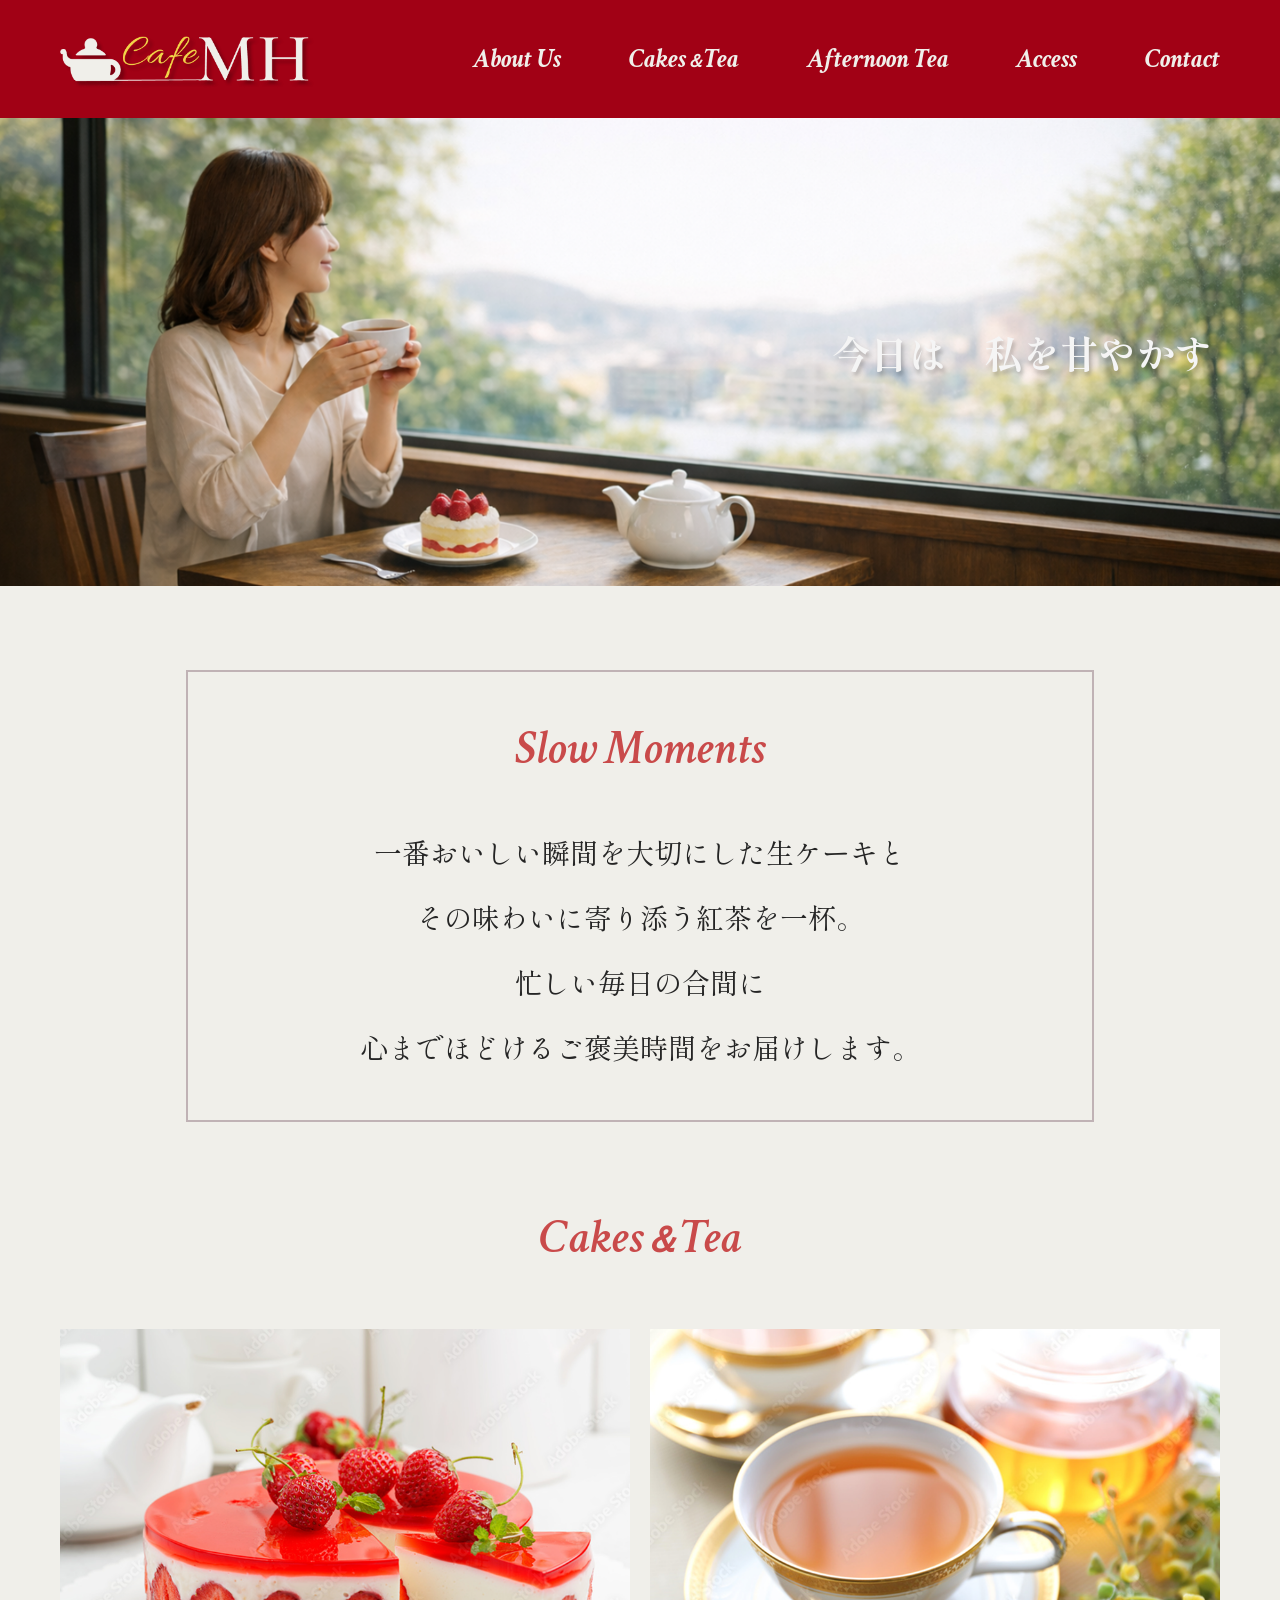
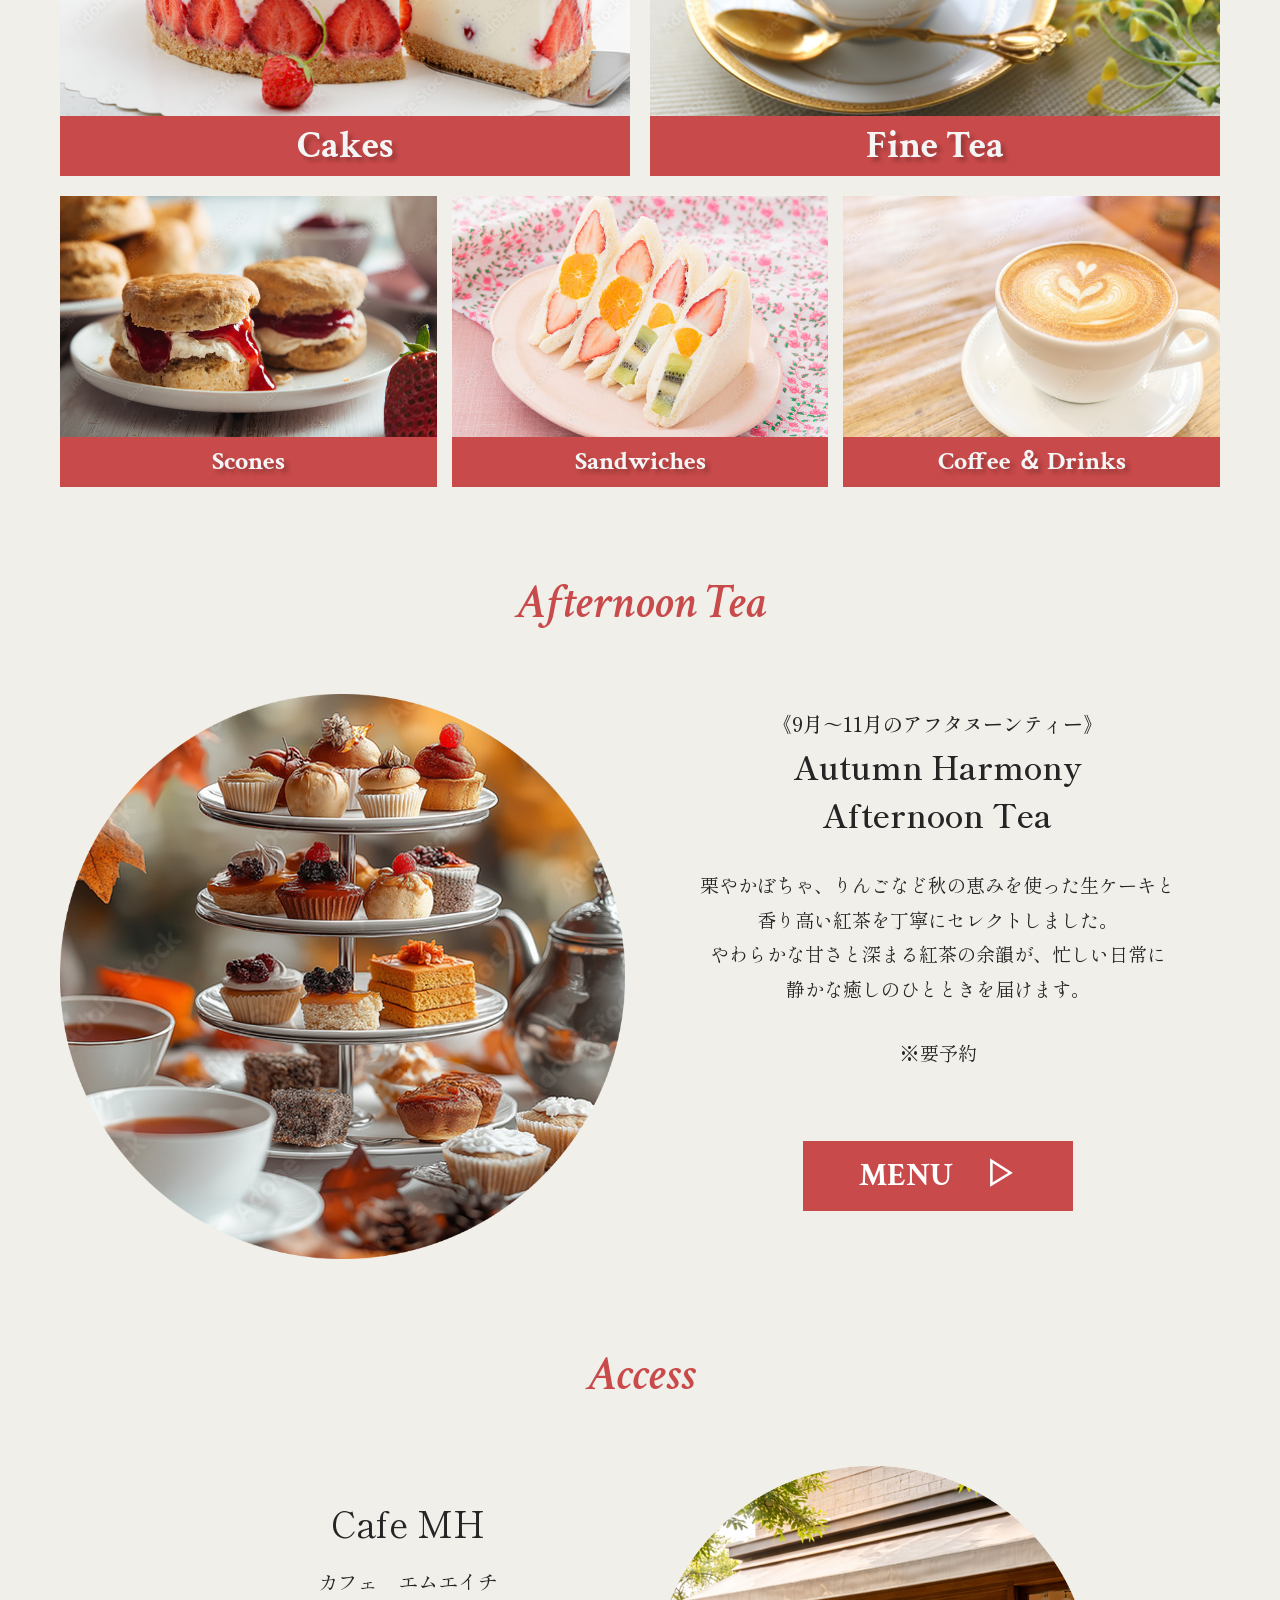
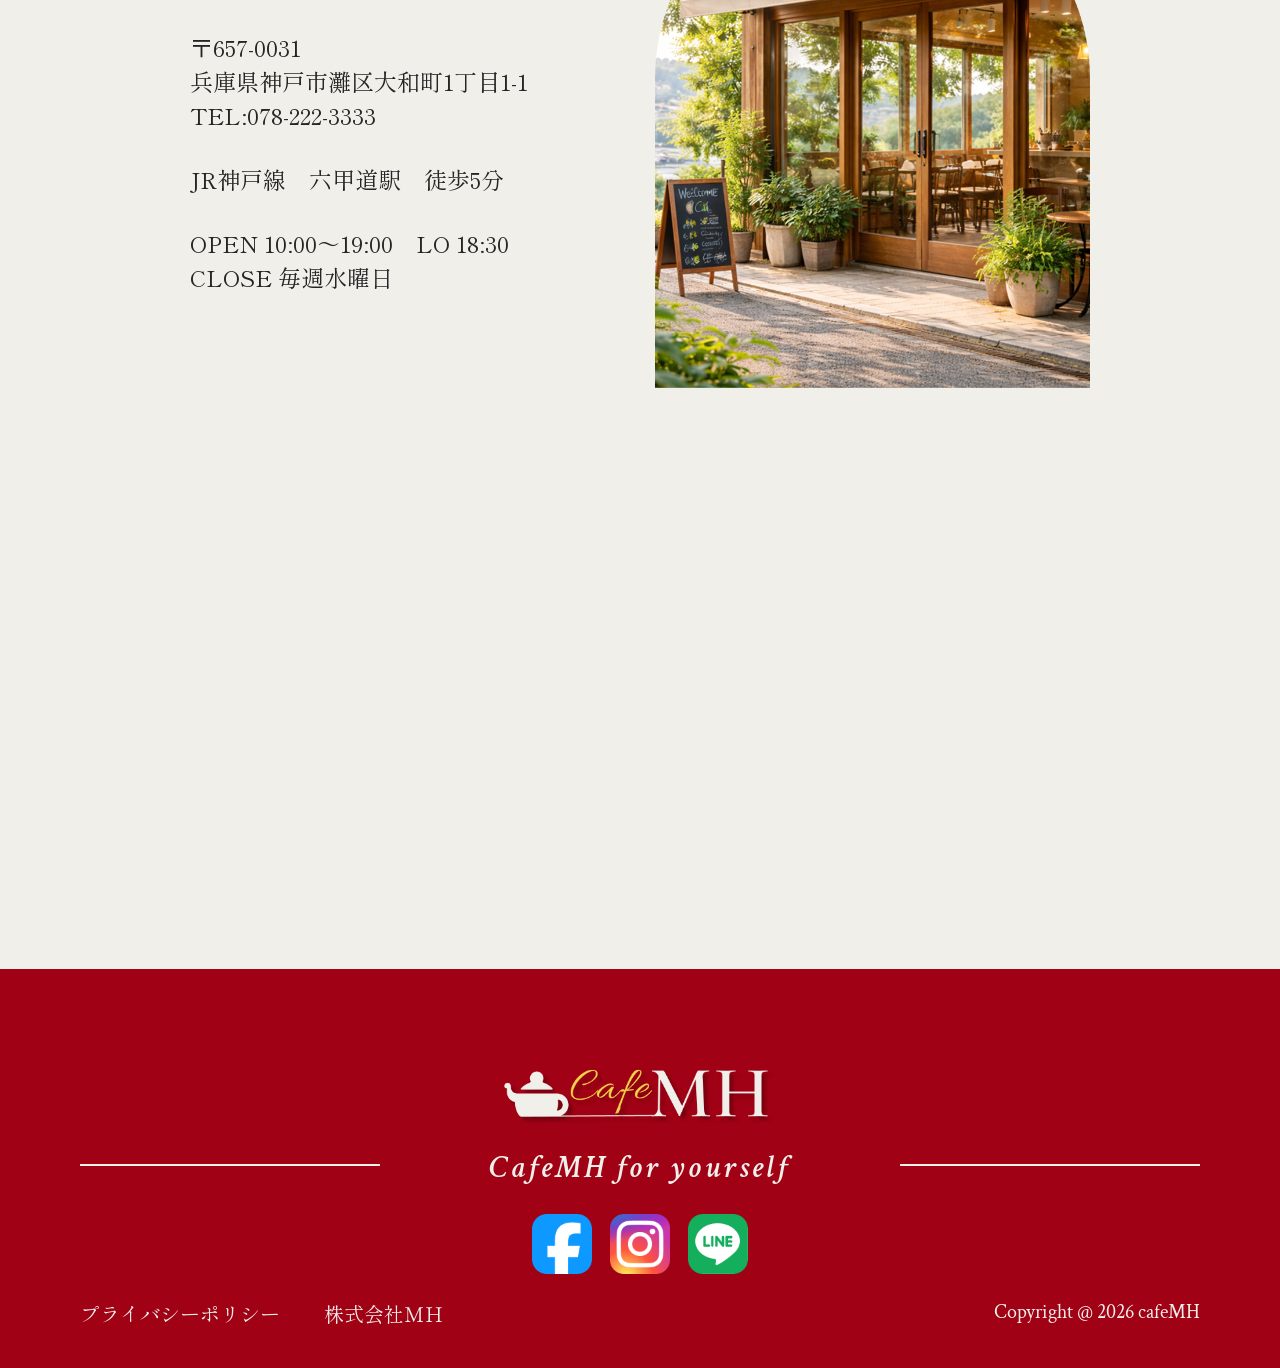
<file: works/cafemh/index.html>
<!doctype html>
<html lang="ja">
<head>
<meta charset="utf-8">
<meta name="viewport" content="width=device-width,initial-scale=1.0"> 
<title>cafeMH</title>
<link href="common/css/style.css" rel="stylesheet" type="text/css">
<link rel="preconnect" href="https://fonts.googleapis.com">
<link rel="preconnect" href="https://fonts.gstatic.com" crossorigin>
<link href="https://fonts.googleapis.com/css2?family=Crimson+Text:ital,wght@0,400;0,600;0,700;1,400;1,600;1,700&family=WDXL+Lubrifont+JP+N&display=swap" rel="stylesheet">
<link href="https://fonts.googleapis.com/css2?family=Shippori+Mincho&display=swap" rel="stylesheet">

</head>

<body>
	
<header>	
<div id="headerInner">
	
<a href="index.html"><img src="common/images/logo.png" alt="cafeMH"></a>
<button id="menu-button" aria-label="メニューボタン" aria-expanded="false" aria-controls="global-nav">
	<span></span>
  <span></span>
	<span></span>
</button>
	
<nav id="global-nav">
<ul>
  <li><a href="#">About Us</a></li>
  <li><a href="#">Cakes<span>＆</span>Tea</a></li>
  <li><a href="afternoontea.html">Afternoon Tea</a></li>
  <li><a href="index.html#access">Access</a></li>
  <li><a href="contact.html">Contact</a></li>
</ul>
</nav>
	
</div>	 
</header>
	
<main>

<div id="main-visual">
<img src="images/main.png" alt="cafeMHメインビジュアル">	
<h1>今日は　私を甘やかす</h1>
</div>

<section id="slow-moments">
	
<div>
  <h2>Slow Moments</h2>
  <p>一番おいしい瞬間を大切にした生ケーキと<br>
その味わいに寄り添う紅茶を一杯。<br>
忙しい毎日の合間に<br>
心までほどけるご褒美時間をお届けします。</p>
</div>
	
</section>
	
	
<section id="menu">
	
  <h2>Cakes<span>＆</span>Tea</h2>
  <ul id="main-menu">
	  <li><a href="#"><img src="images/cakes.png" alt="Cakes">
	  <p>Cakes</p></a></li>
	  <li><a href="#"><img src="images/tea.png" alt="Fine Tea">
	  <p>Fine Tea</p></a></li>
  </ul>
  <ul id="sub-menu">
	  <li><a href="#"><img src="images/scones.png" alt="Scones">
	  <p>Scones</p></a></li>
	  <li><a href="#"><img src="images/sandwiches.png" alt="Sandwiches">
	  <p>Sandwiches</p></a></li>
	  <li><a href="#"><img src="images/coffee_drinks.png" alt="Coffee&Drinks"><p>Coffee ＆ Drinks</p></a></li>
  </ul>
	
</section>
	

<section id="afternoontea">
	
  <h2>Afternoon Tea</h2>
	
  <div class="container">
	<img src="images/autumn_afternoontea.png" alt="AutumnAfternoonTea">
	<div>
	  <h3><span>《9月～11月のアフタヌーンティー》</span><br>Autumn Harmony<br>Afternoon Tea</h3>
	  <p>栗やかぼちゃ、りんごなど秋の恵みを使った生ケーキと<br>香り高い紅茶を丁寧にセレクトしました。<br>やわらかな甘さと深まる紅茶の余韻が、忙しい日常に<br>静かな癒しのひとときを届けます。</p>
	  <p>※要予約</p>
	  <a href="afternoontea.html" class="btn"><span>MENU　▷</span></a>
	</div>
  </div>
	
</section>
	
	
<section id="access">
	
  <h2>Access</h2>
	
  <div class="container">
	<div>
	  <p class="store-name">Cafe MH<br><span>カフェ　エムエイチ</span></p>
	  <address>
		  <p>〒657-0031<br>兵庫県神戸市灘区大和町1丁目1-1<br>TEL:078-222-3333</p>
		  <p>JR神戸線　六甲道駅　徒歩5分</p>
	  </address>
	  <p>OPEN 10:00～19:00　LO 18:30<br>CLOSE 毎週水曜日</p>
	</div>
  
    <img src="images/cafemh_shop.png" alt="CafeMH外観">
  </div>
	
  <div class="map-wrapper">
			<iframe src="https://www.google.com/maps/embed?pb=!1m14!1m12!1m3!1d1639.2767002209912!2d135.24668276309984!3d34.741649967718786!2m3!1f0!2f0!3f0!3m2!1i1024!2i768!4f13.1!5e0!3m2!1sja!2sjp!4v1770727413245!5m2!1sja!2sjp" style="border:0;" allowfullscreen="" loading="lazy" referrerpolicy="no-referrer-when-downgrade"></iframe>
	</div>

</section>

</main>
	

<footer>
<div id="footerInner">
  <div id="footer-main">
	<span></span>
	<div>
		<img src="common/images/logo.png" alt="cafeMH">
		<p>CafeMH for yourself</p>
		<ul>
		<li><a href="#"><img src="common/images/icon_facebook.png" alt="facebook"></a></li>
		<li><a href="#"><img src="common/images/icon_instagram.png" alt="instagram"></a></li>
		<li><a href="#"><img src="common/images/icon_line.png" alt="LINE"></a></li>
		</ul>
	</div>
	<span></span>
  </div>
	
  <div id="footer-bottom">
	<div class="footer-links">
	  <a href="#">プライバシーポリシー</a>
      <a href="#">株式会社ＭＨ</a>
    </div>	
    <small>Copyright @ 2026 cafeMH</small>
  </div>	
</div>
	
</footer>

<script src="common/js/script.js"></script>

</body>
</html>
</file>
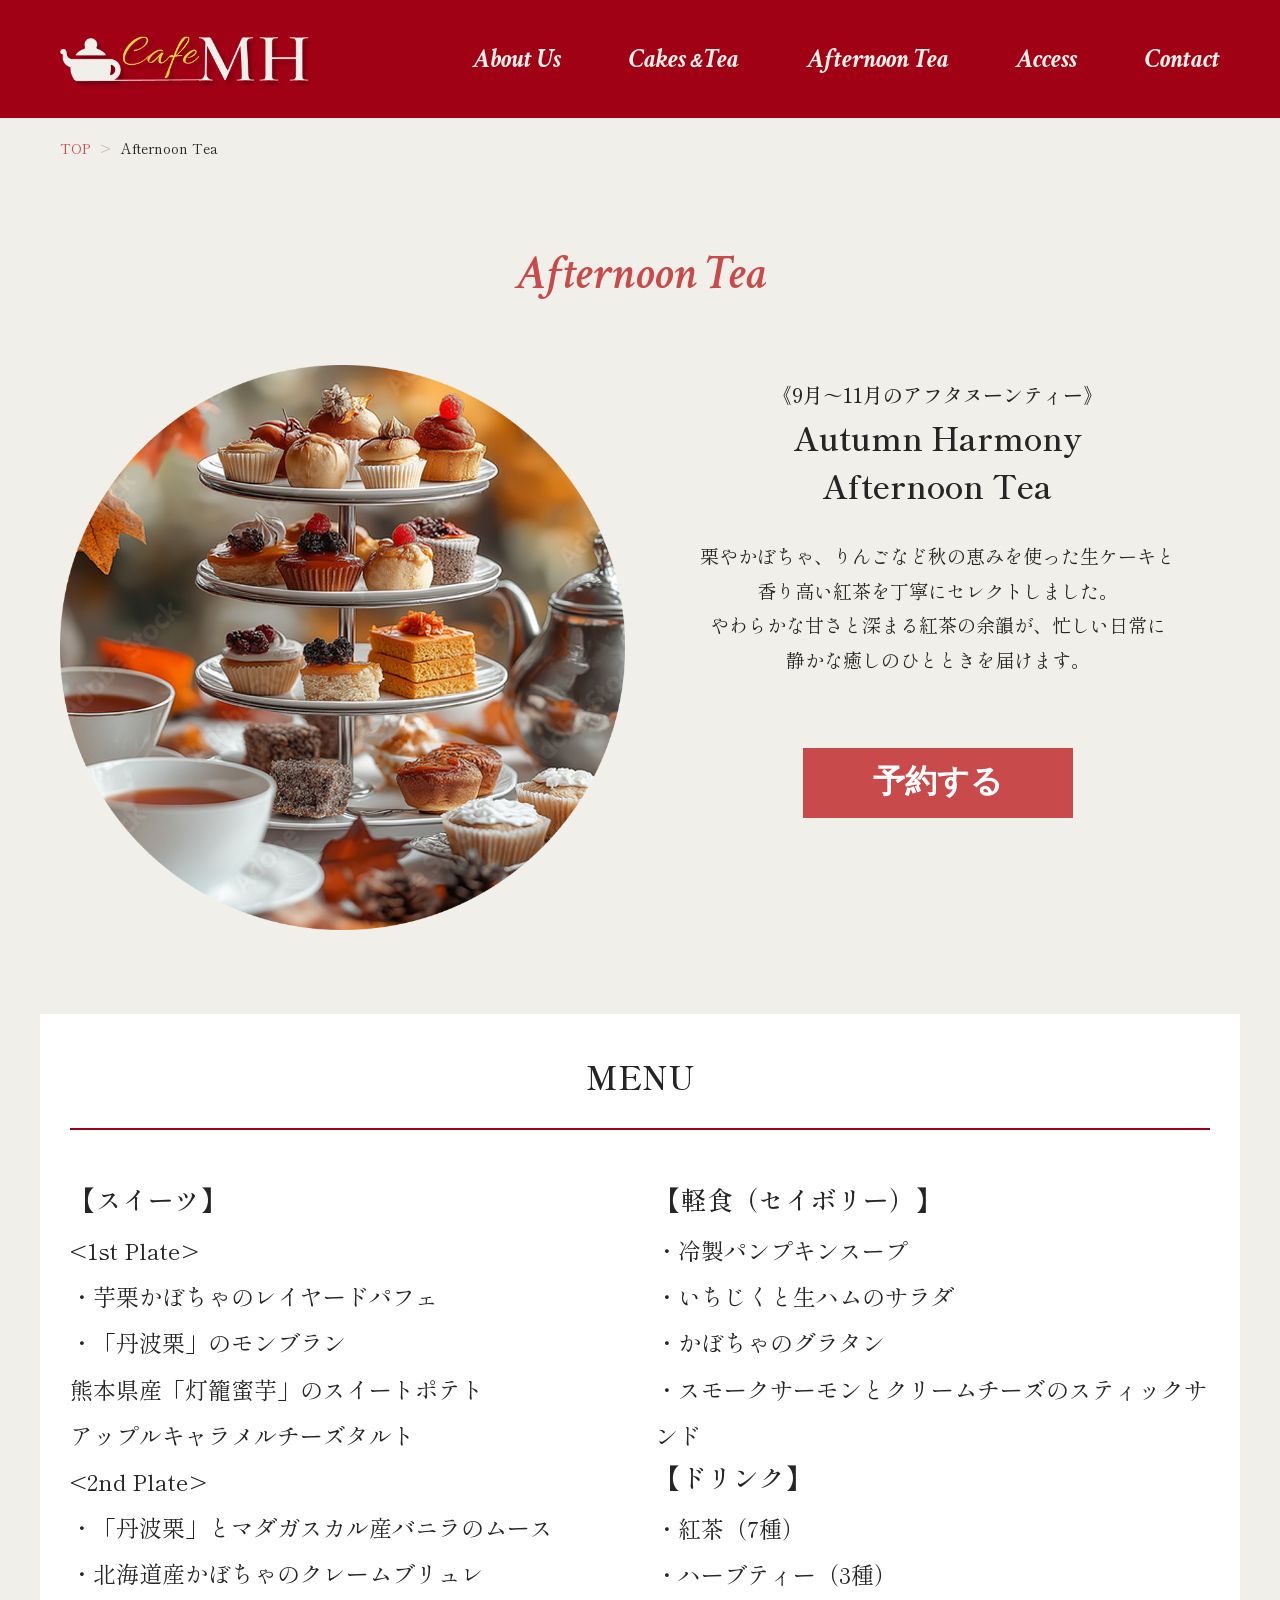
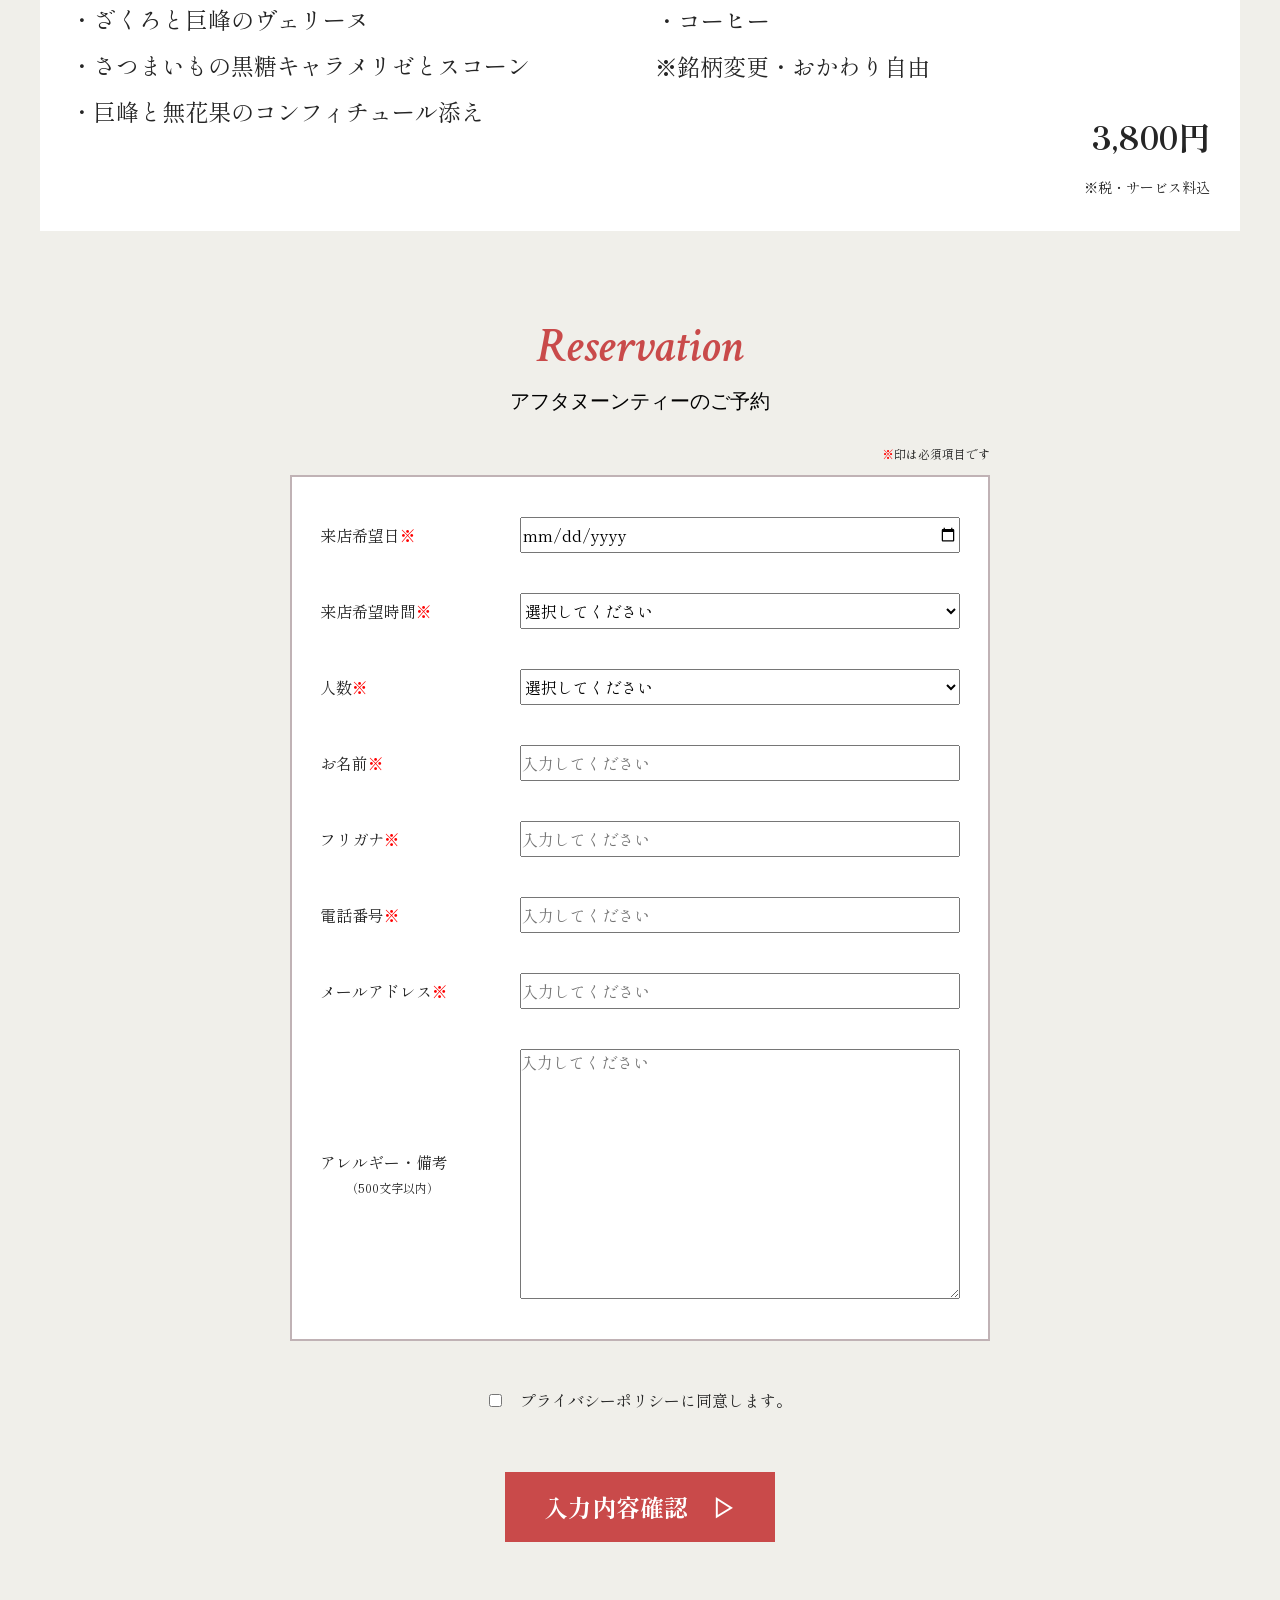
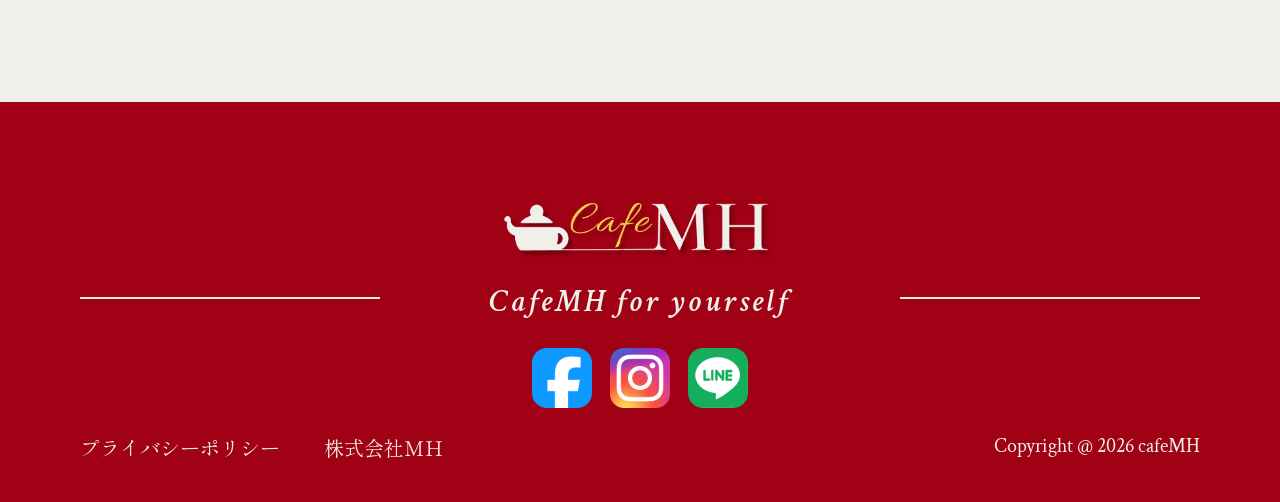
<file: works/cafemh/afternoontea.html>
<!doctype html>
<html lang="ja">
<head>
<meta charset="utf-8">
<meta name="viewport" content="width=device-width,initial-scale=1.0"> 
<title>Afternoon Tea|cafeMH</title>
<link href="common/css/style.css" rel="stylesheet" type="text/css">
<link rel="preconnect" href="https://fonts.googleapis.com">
<link rel="preconnect" href="https://fonts.gstatic.com" crossorigin>
<link href="https://fonts.googleapis.com/css2?family=Crimson+Text:ital,wght@0,400;0,600;0,700;1,400;1,600;1,700&family=WDXL+Lubrifont+JP+N&display=swap" rel="stylesheet">
<link href="https://fonts.googleapis.com/css2?family=Shippori+Mincho&display=swap" rel="stylesheet">

</head>

<body>
	
<header>	
<div id="headerInner">
	
<a href="index.html"><img src="common/images/logo.png" alt="cafeMH"></a>
<button id="menu-button" aria-label="メニューボタン" aria-expanded="false" aria-controls="global-nav">
	<span></span>
  <span></span>
	<span></span>
</button>
	
<nav id="global-nav">
<ul>
  <li><a href="index.html#slow-moments">About Us</a></li>
  <li><a href="index.html#menu">Cakes<span>＆</span>Tea</a></li>
  <li><a href="#afternoontea" aria-current="page">Afternoon Tea</a></li>
  <li><a href="index.html#access">Access</a></li>
  <li><a href="contact.html">Contact</a></li>
</ul>
</nav>
	
</div>	 
</header>
	
<main id="afternoontea-page">

<nav class="breadcrumb" aria-label="パンくずリスト">
  <ol>
    <li><a href="index.html">TOP</a></li>
    <li aria-current="page">Afternoon Tea</li>
  </ol>
</nav>

<section id="afternoontea">
	
  <h2>Afternoon Tea</h2>
	
  <div class="container">
	<img src="images/autumn_afternoontea.png" alt="AutumnAfternoonTea">
	<div>
	  <h3><span>《9月～11月のアフタヌーンティー》</span><br>Autumn Harmony<br>Afternoon Tea</h3>
	  <p>栗やかぼちゃ、りんごなど秋の恵みを使った生ケーキと<br>香り高い紅茶を丁寧にセレクトしました。<br>やわらかな甘さと深まる紅茶の余韻が、忙しい日常に<br>静かな癒しのひとときを届けます。</p>
	  <a href="#reservation" class="btn"><span>予約する</span></a>
	</div>
  </div>
	
</section>

<section class="afternoontea_menu">
<h3>MENU</h3>
  <div class="afternoontea_menu_inner">
		<div>
			<h4>【スイーツ】</h4>
			<p>&lt;1st Plate&gt;<br>・芋栗かぼちゃのレイヤードパフェ<br>・「丹波栗」のモンブラン<br>熊本県産「灯籠蜜芋」のスイートポテト<br>アップルキャラメルチーズタルト<br>
			&lt;2nd Plate&gt;<br>・「丹波栗」とマダガスカル産バニラのムース<br>・北海道産かぼちゃのクレームブリュレ<br>・ざくろと巨峰のヴェリーヌ<br>・さつまいもの黒糖キャラメリゼとスコーン<br>・巨峰と無花果のコンフィチュール添え</p>
		</div>
		<div class="afternoontea_menu_drink">
			<h4>【軽食（セイボリー）】</h4>
			<p>・冷製パンプキンスープ<br>・いちじくと生ハムのサラダ<br>・かぼちゃのグラタン<br>・スモークサーモンとクリームチーズのスティックサンド</p>
			<h4>【ドリンク】</h4>
			<p>・紅茶（7種）<br>・ハーブティー（3種）<br>・コーヒー<br>※銘柄変更・おかわり自由</p>
			<p class="price">3,800円<br><span>※税・サービス料込</span></p>
		</div>
	</div>
</section>

<section id="reservation">

  <h2>Reservation<br><span>アフタヌーンティーのご予約</span></h2>

  <form action="#" method="post" class="contact-form">

  <p class="form-note"><span class="required">※</span>印は必須項目です</p>

  <div id="form-group">

	  <div class="form-group">
	  <p>来店希望日<span class="required">※</span></p>
	  <input type="date" name="date" min="2026-10-01" class="form-control" required></div>

	  <div class="form-group">
	  <p>来店希望時間<span class="required">※</span></p>
	  <select name="time" class="form-control" required>
		<option value="">選択してください</option>
		<option value="10:00">10:00</option>
		<option value="12:00">12:00</option>
		<option value="14:00">14:00</option>
		<option value="16:00">16:00</option>
	  </select></div>

	  <div class="form-group">
	  <p>人数<span class="required">※</span></p>
	  <select name="people" class="form-control" required>
		<option value="">選択してください</option>
		<option value="1">1名</option>
		<option value="2">2名</option>
		<option value="3">3名</option>
		<option value="4">4名</option>
		<option value="5">5名以上(備考欄にご記入ください)</option>
	  </select></div>

	  <div class="form-group">
	  <p>お名前<span class="required">※</span></p>
	  <input type="text" name="name" value="" placeholder="入力してください" class="form-control" required></div>

	  <div class="form-group">
	  <p>フリガナ<span class="required">※</span></p>
	  <input type="text" name="kana" value="" placeholder="入力してください" class="form-control" required></div>

	  <div class="form-group">
	  <p>電話番号<span class="required">※</span></p>
	  <input type="tel" name="tel" value="" placeholder="入力してください" class="form-control" required></div>

	  <div class="form-group">
	  <p>メールアドレス<span class="required">※</span></p>
	  <input type="email" name="email" value="" placeholder="入力してください" class="form-control" required></div>

	  <div class="form-group">
		<p>アレルギー・備考<br><span class="note">（500文字以内）</span></p>
	  <textarea name="text" placeholder="入力してください" maxlength="500"></textarea>
	  </div>

  </div>

  <div class="agreement"><input type="checkbox" name="agreement" required>プライバシーポリシーに同意します。</div>

  <button type="submit" class="btn">入力内容確認　▷</button>

  </form>

</section>

</main>
	

<footer>
<div id="footerInner">
  <div id="footer-main">
	<span></span>
	<div>
		<img src="common/images/logo.png" alt="cafeMH">
		<p>CafeMH for yourself</p>
		<ul>
		<li><a href="#"><img src="common/images/icon_facebook.png" alt="facebook"></a></li>
		<li><a href="#"><img src="common/images/icon_instagram.png" alt="instagram"></a></li>
		<li><a href="#"><img src="common/images/icon_line.png" alt="LINE"></a></li>
		</ul>
	</div>
	<span></span>
  </div>
	
  <div id="footer-bottom">
	<div class="footer-links">
	  <a href="#">プライバシーポリシー</a>
      <a href="#">株式会社ＭＨ</a>
    </div>	
    <small>Copyright @ 2026 cafeMH</small>
  </div>	
</div>
	
</footer>

<script src="common/js/script.js"></script>

</body>
</html>
</file>
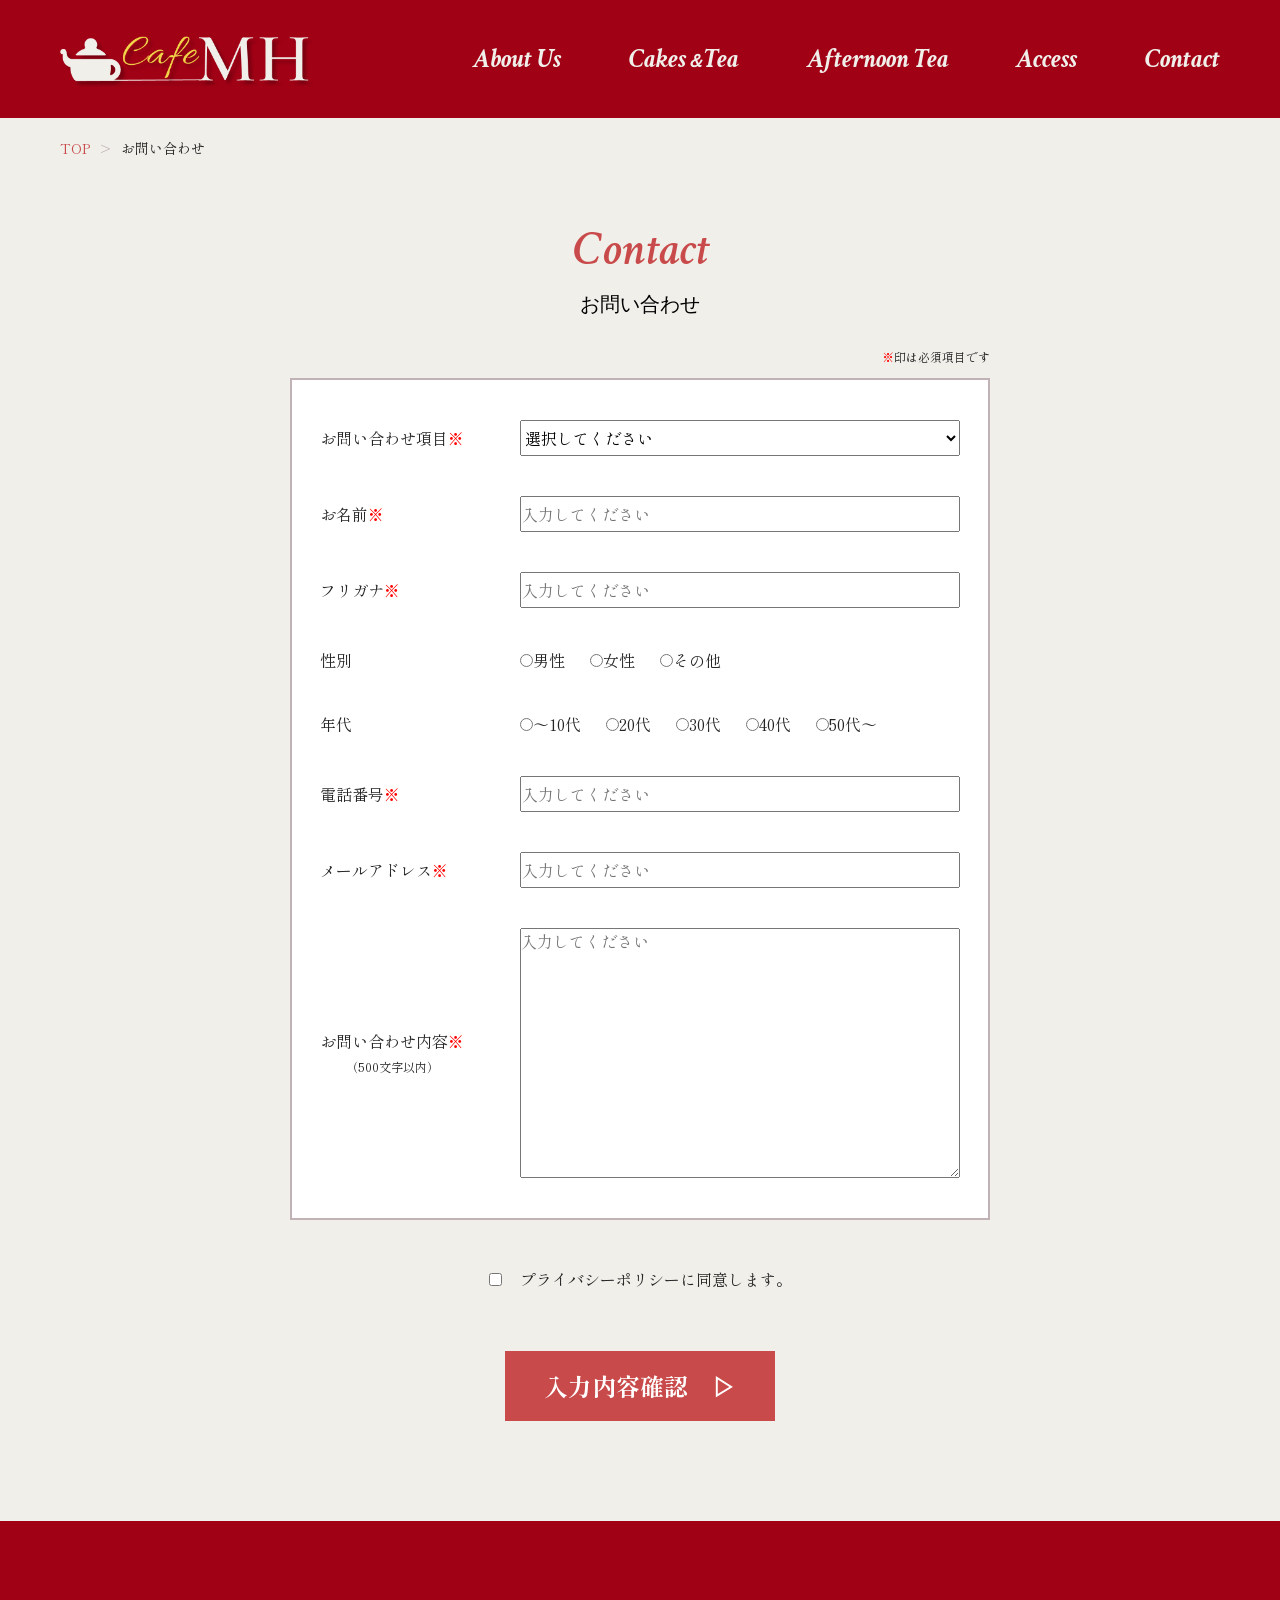
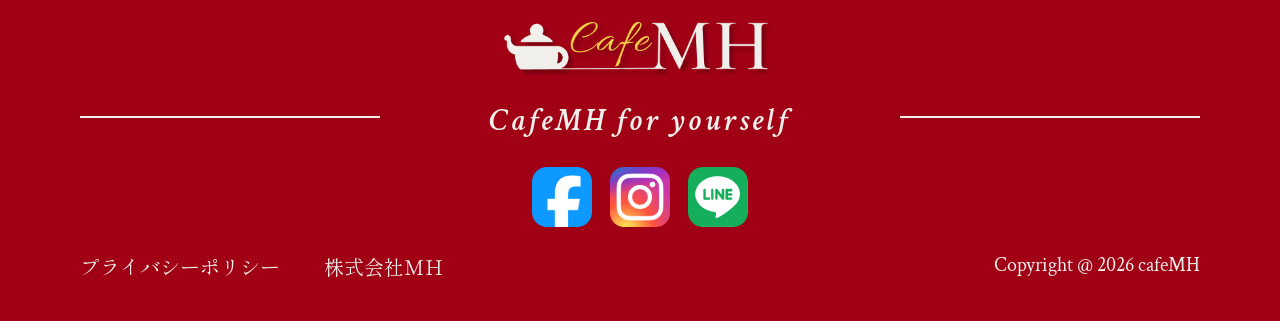
<file: works/cafemh/contact.html>
<!doctype html>
<html lang="ja">
<head>
<meta charset="utf-8">
<title>Contact|cafeMH</title>
<link href="common/css/style.css" rel="stylesheet" type="text/css">
<link rel="preconnect" href="https://fonts.googleapis.com">
<link rel="preconnect" href="https://fonts.gstatic.com" crossorigin>
<link href="https://fonts.googleapis.com/css2?family=Crimson+Text:ital,wght@0,400;0,600;0,700;1,400;1,600;1,700&family=WDXL+Lubrifont+JP+N&display=swap" rel="stylesheet">
<link href="https://fonts.googleapis.com/css2?family=Shippori+Mincho&display=swap" rel="stylesheet">

</head>

<body>
	
<header>	
<div id="headerInner">
	
<a href="index.html"><img src="common/images/logo.png" alt="cafeMH"></a>
<button id="menu-button" aria-label="メニューボタン" aria-expanded="false" aria-controls="global-nav">
	<span></span>
  <span></span>
	<span></span>
</button>
	
<nav id="global-nav">
<ul>
  <li><a href="#">About Us</a></li>
  <li><a href="#">Cakes<span>＆</span>Tea</a></li>
  <li><a href="afternoontea.html">Afternoon Tea</a></li>
  <li><a href="index.html#access">Access</a></li>
  <li><a href="contact.html">Contact</a></li>
</ul>
</nav>
	
</div>	 
</header>
	
<main>
	
<nav class="breadcrumb" aria-label="パンくずリスト">
  <ol>
    <li><a href="index.html">TOP</a></li>
    <li aria-current="page">お問い合わせ</li>
  </ol>
</nav>

<div id="contact">

<h2>Contact<br><span>お問い合わせ</span></h2>
	
<form action="#" method="post" class="contact-form">
	
<p class="form-note"><span class="required">※</span>印は必須項目です</p>
	
<div id="form-group">
	
	<div class="form-group">		
	<p>お問い合わせ項目<span class="required">※</span></p>
	<select name="inquiry_type" class="form-control">
		<option value="">選択してください</option>
		<option value="menu">メニューについて</option>
		<option value="afternoontea">アフタヌーンティーについて</option>
		<option value="access">アクセスについて</option>
		<option value="other">その他</option>
	</select></div>
	
	<div class="form-group">
	<p>お名前<span class="required">※</span></p>
	<input type="text" name="name" value="" placeholder="入力してください" class="form-control" required></div>
	
	<div class="form-group">
	<p>フリガナ<span class="required">※</span></p>
	<input type="text" name="kana" value="" placeholder="入力してください" class="form-control" required></div>
	
	<div class="form-group">
	<p>性別</p>
	<label class="radio-item">
	<input type="radio" name="gender" value="1">男性</label>
	<label class="radio-item">
	<input type="radio" name="gender" value="2">女性</label>
	<label class="radio-item">
	<input type="radio" name="gender" value="3">その他</label>
	</div>
	
	<div class="form-group">
	<p>年代</p>
	<label class="radio-item">
	<input type="radio" name="age" value="1">～10代</label>
	<label class="radio-item">
	<input type="radio" name="age" value="2">20代</label>
	<label class="radio-item">
	<input type="radio" name="age" value="3">30代</label>
	<label class="radio-item">
	<input type="radio" name="age" value="4">40代</label>
	<label class="radio-item">
	<input type="radio" name="age" value="5">50代～</label>
	</div>
	
	<div class="form-group">
	<p>電話番号<span class="required">※</span></p>
	<input type="tel" name="tel" value="" placeholder="入力してください" class="form-control" required></div>
	
	<div class="form-group">
	<p>メールアドレス<span class="required">※</span></p>
	<input type="email" name="email" value="" placeholder="入力してください" class="form-control" required></div>
	
	<div class="form-group">
		<p>お問い合わせ内容<span class="required">※</span><br><span class="note">（500文字以内）</span></p>
	<textarea name="text" placeholder="入力してください" maxlength="500" required></textarea>		
	</div>
	
</div>
	
<div class="agreement"><input type="checkbox" name="agreement" required>プライバシーポリシーに同意します。</div>
	
<button type="submit" class="btn">入力内容確認　▷</button>

</form>

</div>
</main>
	

<footer>
	
<div id="footerInner">
  <div id="footer-main">
	<span></span>
	<div>
		<img src="common/images/logo.png" alt="cafeMH">
		<p>CafeMH for yourself</p>
		<ul>
		<li><a href="#"><img src="common/images/icon_facebook.png" alt="facebook"></a></li>
		<li><a href="#"><img src="common/images/icon_instagram.png" alt="instagram"></a></li>
		<li><a href="#"><img src="common/images/icon_line.png" alt="LINE"></a></li>
		</ul>
	</div>
	<span></span>
  </div>
	
  <div id="footer-bottom">
	<div class="footer-links">
	  <a href="#">プライバシーポリシー</a>
      <a href="#">株式会社ＭＨ</a>
    </div>	
    <small>Copyright @ 2026 cafeMH</small>
  </div>	
</div>
	
</footer>

<script src="common/js/script.js"></script>

</body>
</html>
</file>
<file: works/cafemh/common/css/style.css>
@charset "utf-8";
/* CSS Document */

* {
margin: 0;
padding: 0;
}

ul {
list-style-type: none;
}

a {
text-decoration: none;
}

img {
  display: block;
}

html {
  scroll-behavior: smooth;
}

button {
  font-family: inherit;
  border: none;
  outline: none;
  background: none;
}

input,
textarea,
select {
  font-family: inherit;
  font-size: 16px;
}

body {
color: #252525;
font-family: 'Shippori Mincho', serif;
}

header {
background: #A10115;
width: 100%;
height: auto;
}

#headerInner {
max-width: 1200px;
width: 100%;
margin-left: auto;
margin-right: auto;
padding: 17px 20px;
display: flex;
align-items: center;
justify-content: space-between;
box-sizing: border-box;
gap: 20px;
}

#headerInner img {
width: clamp(150px, 20vw, 272px);
height: auto;
}

#menu-button {
  display: none;
  flex-direction: column;
  justify-content: space-between;
  width: 32px;
  height: 24px;
  cursor: pointer;
  z-index: 1000;
  flex-shrink: 0;
}

#menu-button span {
  display: block;
  width: 100%;
  height: 3px;
  background-color: #F0EFEA;
  transition: transform 0.3s ease, opacity 0.3s ease;
}

#menu-button.is-active span:nth-child(1) {
  transform: translateY(10.5px) rotate(45deg);
}
#menu-button.is-active span:nth-child(2) {
  opacity: 0;
}
#menu-button.is-active span:nth-child(3) {
  transform: translateY(-10.5px) rotate(-45deg);
}

nav {
width: auto;
flex: 1;
max-width: 747px;
}

header nav ul {
display: flex;
justify-content: space-between;
flex-wrap: wrap;
align-items: center;
margin-top: 0;
margin-left: 0;
gap: 10px 20px;
}

header nav ul li {
font-family: "Crimson Text", serif;
font-weight: 700;
font-style: italic;
font-size: clamp(16px, 2vw, 28px);
}

header nav a {
color: #F0EFEA;
}

main {
background-color: #F0EFEA;
}

header nav a span {
font-size: 0.7em;
font-weight: 700;
}

#main-visual {
position: relative;
}

#main-visual img {
width: 100%;
}

h1 {
font-size: clamp(24px, 3vw, 48px);
color: #F5F5F5;
text-shadow: 2px 4px 4px rgba(0,0,0,0.25);
position: absolute;
top: 50%;
left: 65%;
transform: translateY(-50%);
z-index: 10;
white-space: nowrap;
margin: 0;
line-height: 1;
}

section {
max-width: 1200px;
width: 100%;
margin-left: auto;
margin-right: auto;
margin-top: 84px;
padding: 0 20px;
box-sizing: border-box;
}

h2 {
font-family: "Crimson Text", serif;
font-weight: 600;
font-style: italic;
font-size: 48px;
color: #C94A4A;
text-align: center;
}

#slow-moments div {
max-width: 940px;
width: 78%;
height: auto;
margin-left: auto;
margin-right: auto;
margin-top: 84px;
border: 2px solid #C0B2B5;
}

#slow-moments h2 {
margin-top: 45px;
}

#slow-moments p {
text-align: center;
font-size: 28px;
line-height: 65px;
margin-top: 40px;
margin-bottom: 40px;
}

#menu h2 span {
font-size: 36px;
font-weight: 600;
}

#menu p {
font-family: "Crimson Text", serif;
font-style: normal;
color: #F5F5F5;
font-weight: 700;
display: block;
text-shadow: 4px 4px 4px rgba(0,0,0,0.25);
}

#main-menu {
display: flex;
justify-content: space-between;
flex-wrap: wrap;
gap: 20px;
margin-top: 60px;
}

#main-menu li {
width: calc(50% - 10px);
}

#main-menu img {
width: 100%;
height: auto;
}

#main-menu p {
width: 100%;
height: 60px;
font-size: clamp(20px, 3vw, 40px);
background-color: #C94A4A;
text-align: center;
line-height: 60px;
}

#sub-menu {
display: flex;
justify-content: space-between;
flex-wrap: wrap;
gap: 15px;
margin-top: 20px;
}

#sub-menu li {
width: calc((100% - 30px) / 3);
}

#sub-menu img {
width: 100%;
height: auto;
}

#sub-menu p {
width: 100%;
height: 50px;
font-size: clamp(16px, 2vw, 32px);
background-color: #C94A4A;
text-align: center;
line-height: 50px;
}

#menu li {
transition: transform 0.3s ease,opacity 0.3s ease;
}

#menu li:hover {
transform: scale(0.97);
opacity: 0.8;
}

.container {
display: flex;
justify-content: space-between;
flex-wrap: wrap;
gap: 30px;
margin-top: 60px;
}

#afternoontea img {
width: calc(50% - 15px);
height: auto;
}

#afternoontea .container div {
width: calc(50% - 15px);
margin-top: 0;
text-align: center;
}

#afternoontea .container div span {
font-size: 20px;
font-weight: 500;
}

h3 {
font-size: clamp(20px, 2.5vw, 32px);
font-weight: 600;
line-height: 1.5;
}

#afternoontea .container p {
font-size: clamp(14px, 1.5vw, 20px);
line-height: 1.8;
margin-top: 30px;
}

#afternoontea .container a {
display: block;
margin-top: 70px;
margin-left: auto;
margin-right: auto;
}

.btn {
width: 270px;
height: 70px;
background-color: #C94A4A;
transition: transform 0.3s ease,opacity 0.3s ease;
}

.btn:hover {
transform: scale(0.97);
opacity: 0.8;
}

#afternoontea .container a span {
color: #FFF;
font-size: 32px;
font-weight: 700;
font-family: "Crimson Text", serif;
font-style: normal;
line-height: 70px;
}

#access {
max-width: 940px;
width: 100%;
margin-left: auto;
margin-right: auto;
padding: 0 20px;
box-sizing: border-box;
}

#access .container div {
width: calc(50% - 15px);
margin-top: 0;
}

#access .container .store-name {
font-size: clamp(24px, 3vw, 36px);
text-align: center;
}

.store-name span {
font-size: 20px;
}

#access .container p {
font-size: clamp(16px, 1.8vw, 24px);
font-style: normal;
margin-top: 30px;
}

#access img {
width: calc(50% - 15px);
height: auto;
}

.map-wrapper {
  width: 100%;
  aspect-ratio: 940 / 450;
  margin-top: 50px;
  padding-bottom: 100px;
}

.map-wrapper iframe {
  width: 100%;
  height: 100%;
  display: block;
}

footer {
background: #A10115;
width: 100%;
padding: 40px 0;
}

#footerInner {
max-width: 1160px;
width: 100%;
margin-left: auto;
margin-right: auto;
padding: 0 20px;
box-sizing: border-box;
}

#footer-main {
display: flex;
justify-content: center;
flex-wrap: wrap;
gap: 20px;
}

#footer-main span {
  display: none;
}

@media screen and (min-width: 1025px) {
  #footer-main span {
    display: block;
    width: 300px;
    height: 155px;
    border-bottom: solid 2px #F0EFEA;
  }
}

.breadcrumb {
  max-width: 1200px;
  margin: 0 auto;
  padding: 20px 20px 0;
  box-sizing: border-box;
}

.breadcrumb ol {
  display: flex;
  flex-wrap: wrap;
  list-style: none;
  font-size: 14px;
}

.breadcrumb li + li::before {
  content: ">";
  margin: 0 10px;
  color: #C0B2B5;
}

.breadcrumb a {
  color: #C94A4A;
}

.breadcrumb a:hover {
  text-decoration: underline;
}

/* ここからfooter */
#footer-main div {
width: min(350px, 90%);
margin-left: auto;
margin-right: auto;
margin-top: 40px;
text-align: center;
}

#footer-main img {
width: 272px;
margin: 0 auto;
}

#footer-main p {
font-size: 32px;
font-weight: 600;
font-family: 'Crimson Text', serif;
font-style: italic;
color: #F0EFEA;
margin-top: 9px;
letter-spacing: 0.1em;
}

#footer-main ul {
display: flex;
justify-content: center;
margin-top: 26px;
}

#footer-main li {
margin-right: 18px;
}

#footer-main li:last-child {
margin-right: 0px;
}

#footer-main ul img {
width: 60px;
height: 60px;
}

#footer-bottom {
display: flex;
justify-content: space-between;
margin-top: 25px;
}

.footer-links a {
font-size: 20px;
color: #F0EFEA;
margin-right: 40px;
}

small {
font-family: 'Crimson Text', serif;
font-size: 20px;
color: #F0EFEA;
}

/* ここからAfternoon Teaページ */
.afternoontea_menu {
  background-color: #FFFFFF;
  padding: 30px;
}

.afternoontea_menu h3 {
  text-align: center;
  line-height: 2;
  border-bottom: 2px solid #A10115;
  padding-bottom: 20px;
}

.afternoontea_menu_inner {
  display: flex;
  justify-content: space-between;
  flex-wrap: wrap;
  gap: 30px;
  margin-top: 50px;
}

.afternoontea_menu_inner > div {
  width: calc(50% - 15px);
  text-align: left;
}

.afternoontea_menu_inner h4 {
  font-size: clamp(20px, 2vw, 32px);
  font-weight: 500;
  margin-bottom: 10px;
}

.afternoontea_menu_inner p {
  font-size: clamp(11px, 1.8vw, 24px);
  line-height: 2;
}

.afternoontea_menu_inner div .price {
  font-size: clamp(24px, 2.5vw, 32px);
  font-weight: 700;
  text-align: right;
  margin-top: 15px;
}

.afternoontea_menu_drink .price span {
  font-size: clamp(10px, 1.1vw, 14px);
  font-weight: 400;
  display: block;
  margin-top: 5px;
}

/* ここからAfternoon Teaページ(予約フォーム) */
#reservation {
  padding-left: 0;
  padding-right: 0;
  padding-bottom: 60px;
}

#reservation h2 span {
  font-size: 20px;
  font-style: normal;
  font-weight: 500;
  color: black;
  display: block;
  margin-top: 10px;
}

/*ここからContactページ*/
#contact {
max-width: 1200px;
width: 100%;
margin-left: auto;
margin-right: auto;
padding-top: 60px;
}

#contact h2 {
margin-top: 0;
}

#contact h2 span {
font-size: 20px;
font-style: normal;
font-weight: 500;
color: black;
display: block;
margin-top: 10px;
}

.contact-form {
width: min(700px, 90%);
margin: 30px auto 0;
padding-bottom: 100px;
}

.contact-form .form-note {
text-align: right;
margin-bottom: 13px;
font-size: 12px;
}

#form-group {
width: 100%;
border: solid 2px #C0B2B5;
background-color: #FFF;
padding: 0 10px;
box-sizing: border-box;
}

.form-group {
width: 100%;
max-width: 640px;
display: flex;
align-items: center;
margin-top: 40px;
margin-left: auto;
margin-right: auto;
}

.form-group:last-child {
margin-bottom: 40px;
}

.form-group p {
font-size: 16px;
width: 200px;
flex-shrink: 0;
}

.form-control {
width: 100%;
max-width: 440px;
height: 36px;
box-sizing: border-box;
}

.radio-item {
margin-right: 25px;
}

.required {
color: red;
}

.note {
font-size: 12px;
margin-left: 26px;
}

textarea {
width: 100%;
max-width: 440px;
height: 250px;
box-sizing: border-box;
}

.agreement {
margin-top: 47px;
text-align: center;
}

.agreement input {
margin-right: 18px;
}

button {
color: #FFF;
font-size: 24px;
font-weight: 700;
line-height: 70px;
}

.contact-form button {
display: block;
margin: 60px auto 0;
}

/* ここからスマホ用(768px以下) */
@media screen and (max-width: 768px) {

  h1 {
    font-size: 16px;
    top: 47%;
    left: 52%;
  }

  section {
    margin-top: 50px;
    width: 90%;
  }

  h2{
    font-size: 36px;
  }

  #headerInner {
    width: 100%;
    padding: 0 20px;
    box-sizing: border-box;
    align-items: center;
  }

  #headerInner img {
    width: 160px;
    margin-top: 0;
  }

  nav {
    width: auto;
  }

  #menu-button {
    display: flex;
  }

  #global-nav {
    position: fixed;
    top: 0;
    right: -100%;
    width: 100%;
    height: 100vh;
    background-color: #A10115;
    z-index: 999;
    overflow-y: auto;
    opacity: 0.8;
  }

  #global-nav.is-active {
    right: 0;
  }

  header nav ul {
    flex-direction: column;
    align-items: center;
    margin-top: 100px;
    width: 100%;
  }

  header nav ul li {
    margin-bottom: 30px;
    font-size: 20px;
    text-align: center;
    border-bottom: 1px solid #F0EFEA;
  }

  .container {
    flex-direction: column;
    margin-top: 15px;
  }

  #slow-moments div {
    width: 90%;
    height: auto;
    padding: 20px 0;
    margin-top: 0;
  }

  #slow-moments h2 {
    margin-top: 0;
  }

  #slow-moments p {
    font-size: 11px;
    line-height: 1.8;
    margin-top: 15px;
    margin-bottom: 10px;
  }

  #main-menu,
  #sub-menu {
    flex-direction: column;
    margin-top: 15px;
    gap: 15px;
  }

  #main-menu li,
  #sub-menu li {
    width: 100%;
  }

  #main-menu p,
  #sub-menu p {
    width: 100%;
    height: auto;
    padding: 0;
    font-size: 20px;
  }

  #main-menu p {
    line-height: 50px;
  }

  #afternoontea .container div,
  #access .container div {
    width: 100%;
    min-width: 0;
  }

  #menu h2 span {
    font-size: 24px;
  }

  #menu li {
    box-shadow: 2px 2px 4px rgba(0, 0, 0, 0.2);
  }

  h3 {
    font-size: 24px;
    line-height: 1.5;
  }

  #afternoontea .container div span {
    font-size: 16px;
  }

  #afternoontea .container p {
    font-size: 11px;
    line-height: 1.5;
    margin-top: 15px;
  }
  #afternoontea img {
    width: 100%;
    min-width: 0;
  }

  .btn {
    width: 200px;
    height: 50px;
  }

  #afternoontea .container a {
    margin-top: 40px;
    box-shadow: 2px 2px 4px rgba(0, 0, 0, 0.2);
  }

  #afternoontea .container a span {
    line-height: 50px;
  }

  #access .container div {
    width: 100%;
    margin-top: 0;
  }

  #access .container .store-name {
    font-size: 24px;
    line-height: 1.5;
    margin-top: 0;
  }

  #access .container p {
    font-size: 16px;
    line-height: 1.5;
    margin-top: 15px;
    text-align: center;
  }

  #access img {
    width: 65%;
    min-width: 0;
    height: auto;
    margin: 20px auto 0 auto
  }

  .map-wrapper {
    width: 90%;
    margin-left: auto;
    margin-right: auto;
    margin-top: 30px;
    padding-bottom: 50px;
  }

  /* ここからfooterのレスポンシブデザイン */
  #footerInner {
    width: 90%;
  }

  #footer-main div {
    width: 70%;
    margin-top: 30px;
  }

  #footer-main div img {
    width: 100%;
  }

  #footer-main p {
    font-size: 20px;
    line-height: 1.5;
    margin-top: 5px;
  }

  #footer-bottom {
    flex-direction: column;
    align-items: center;
    margin-top: 20px;
  }

  .footer-links a {
    font-size: 14px;
    margin-right: 20px;
  }

  small {
    font-size: 11px;
  }

  /* ここからAfternoon Teaページのレスポンシブデザイン */
  .afternoontea_menu {
  padding: 20px;
}

  .afternoontea_menu_inner {
    flex-direction: column;
    gap: 20px;
  }

  .afternoontea_menu_inner div {
    width: 100%;
  }

  #reservation {
    width: 100%;
  }

  /* ここからContactページのレスポンシブデザイン */
  #contact {
    padding-top: 30px;
  }

  #form-group {
    padding: 0 15px;
  }

  .form-group {
    flex-wrap: wrap;
    margin-top: 25px;
  }

  .form-group p {
    width: 100%;
    margin-bottom: 8px;
  }

  .form-control,
  textarea {
    max-width: none;
  }

  .radio-item {
    margin-bottom: 6px;
  }

  .note {
    margin-left: 0;
  }

  .contact-form button {
    width: 200px;
    height: 50px;
    font-size: 18px;
    line-height: 50px;
    margin-top: 40px;
    padding: 0;
    white-space: nowrap;
  }
}
</file>
